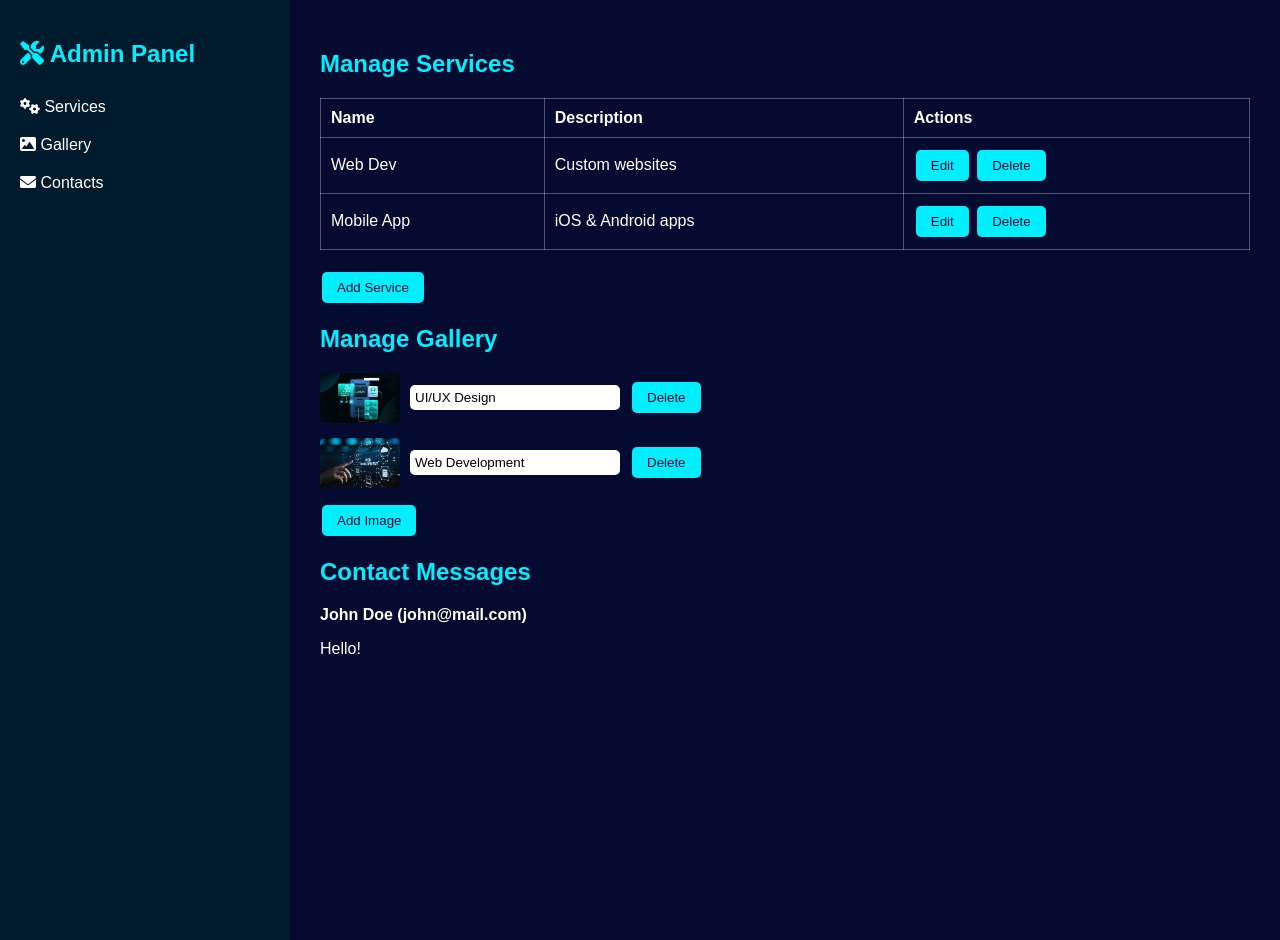
<file: admin.html>
<!DOCTYPE html>
<html lang="en">
<head>
<meta charset="UTF-8">
<meta name="viewport" content="width=device-width, initial-scale=1.0">
<title>BluePrint Admin Panel</title>
<link rel="stylesheet" href="https://cdnjs.cloudflare.com/ajax/libs/font-awesome/6.0.0/css/all.min.css">
<style>
    body { font-family: 'Poppins', sans-serif; background:#050a30; color:white; margin:0; display:flex; }
    .sidebar { width:250px; background:#001a2e; padding:20px; min-height:100vh; }
    .sidebar h2 { color:#00eeff; margin-bottom:30px; }
    .sidebar ul { list-style:none; padding:0; }
    .sidebar ul li { margin:20px 0; }
    .sidebar ul li a { color:white; text-decoration:none; }
    .sidebar ul li a:hover { color:#00eeff; }
    .admin-main { flex:1; padding:30px; overflow:auto; }
    h2 { color:#00eeff; margin-bottom:20px; }
    table { width:100%; border-collapse: collapse; margin-bottom:20px; }
    th, td { border:1px solid rgba(255,255,255,0.3); padding:10px; text-align:left; }
    button { padding:8px 15px; margin:2px; border:none; border-radius:5px; cursor:pointer; background:#00eeff; color:#050a30; }
    .gallery-item-admin { margin-bottom:15px; display:flex; align-items:center; gap:10px; }
    .gallery-item-admin img { width:80px; height:50px; object-fit:cover; border-radius:5px; }
    input[type="text"] { padding:5px; border-radius:5px; border:none; width:200px; }
</style>
</head>
<body>

<aside class="sidebar">
    <h2><i class="fas fa-tools"></i> Admin Panel</h2>
    <ul>
        <li><a href="#services"><i class="fas fa-cogs"></i> Services</a></li>
        <li><a href="#gallery"><i class="fas fa-image"></i> Gallery</a></li>
        <li><a href="#contacts"><i class="fas fa-envelope"></i> Contacts</a></li>
    </ul>
</aside>

<main class="admin-main">
    <!-- Services Management -->
    <section id="services">
        <h2>Manage Services</h2>
        <table id="services-table">
            <tr><th>Name</th><th>Description</th><th>Actions</th></tr>
        </table>
        <button onclick="addService()">Add Service</button>
    </section>

    <!-- Gallery Management -->
    <section id="gallery">
        <h2>Manage Gallery</h2>
        <div id="gallery-items"></div>
        <button onclick="addGalleryItem()">Add Image</button>
    </section>

    <!-- Contact Messages -->
    <section id="contacts">
        <h2>Contact Messages</h2>
        <div id="contact-list"></div>
    </section>
</main>

<script>
    // Services
    let services = [
        {name:'Web Dev', desc:'Custom websites'},
        {name:'Mobile App', desc:'iOS & Android apps'}
    ];

    function renderServices() {
        let table = document.getElementById('services-table');
        table.innerHTML = '<tr><th>Name</th><th>Description</th><th>Actions</th></tr>';
        services.forEach((s,i)=>{
            let row = table.insertRow();
            row.insertCell(0).innerText = s.name;
            row.insertCell(1).innerText = s.desc;
            row.insertCell(2).innerHTML = `<button onclick="editService(${i})">Edit</button> <button onclick="deleteService(${i})">Delete</button>`;
        });
    }

    function addService() {
        let name = prompt("Service Name:");
        let desc = prompt("Description:");
        if(name && desc){ services.push({name,desc}); renderServices(); }
    }

    function editService(i){
        let name = prompt("Edit Name:", services[i].name);
        let desc = prompt("Edit Desc:", services[i].desc);
        if(name && desc){ services[i]={name,desc}; renderServices(); }
    }

    function deleteService(i){ services.splice(i,1); renderServices(); }

    renderServices();

    // Gallery
    let galleryItems = [
        { src: 'asseste/image 2.png', caption: 'UI/UX Design' },
        { src: 'asseste/image 3.jpg', caption: 'Web Development' }
    ];

    function renderGalleryAdmin() {
        const container = document.getElementById('gallery-items');
        container.innerHTML = '';
        galleryItems.forEach((item,i)=>{
            const div = document.createElement('div');
            div.className = 'gallery-item-admin';
            div.innerHTML = `
                <img src="${item.src}" alt="${item.caption}">
                <input type="text" value="${item.caption}" onchange="updateGalleryCaption(${i}, this.value)">
                <button onclick="deleteGalleryItem(${i})">Delete</button>
            `;
            container.appendChild(div);
        });
    }

    function addGalleryItem() {
        let src = prompt("Image URL:");
        let caption = prompt("Caption:");
        if(src && caption){ galleryItems.push({src,caption}); renderGalleryAdmin(); }
    }

    function updateGalleryCaption(i, val) {
        galleryItems[i].caption = val;
        alert('Updated!');
    }

    function deleteGalleryItem(i){
        galleryItems.splice(i,1);
        renderGalleryAdmin();
    }

    renderGalleryAdmin();

    // Contact Messages (demo)
    let contacts = [
        {name:'John Doe', email:'john@mail.com', message:'Hello!'}
    ];

    function renderContacts() {
        const container = document.getElementById('contact-list');
        container.innerHTML = '';
        contacts.forEach(c=>{
            const div = document.createElement('div');
            div.style.marginBottom='15px';
            div.innerHTML = `<strong>${c.name} (${c.email})</strong><p>${c.message}</p>`;
            container.appendChild(div);
        });
    }

    renderContacts();
</script>

</body>
</html>
</file>
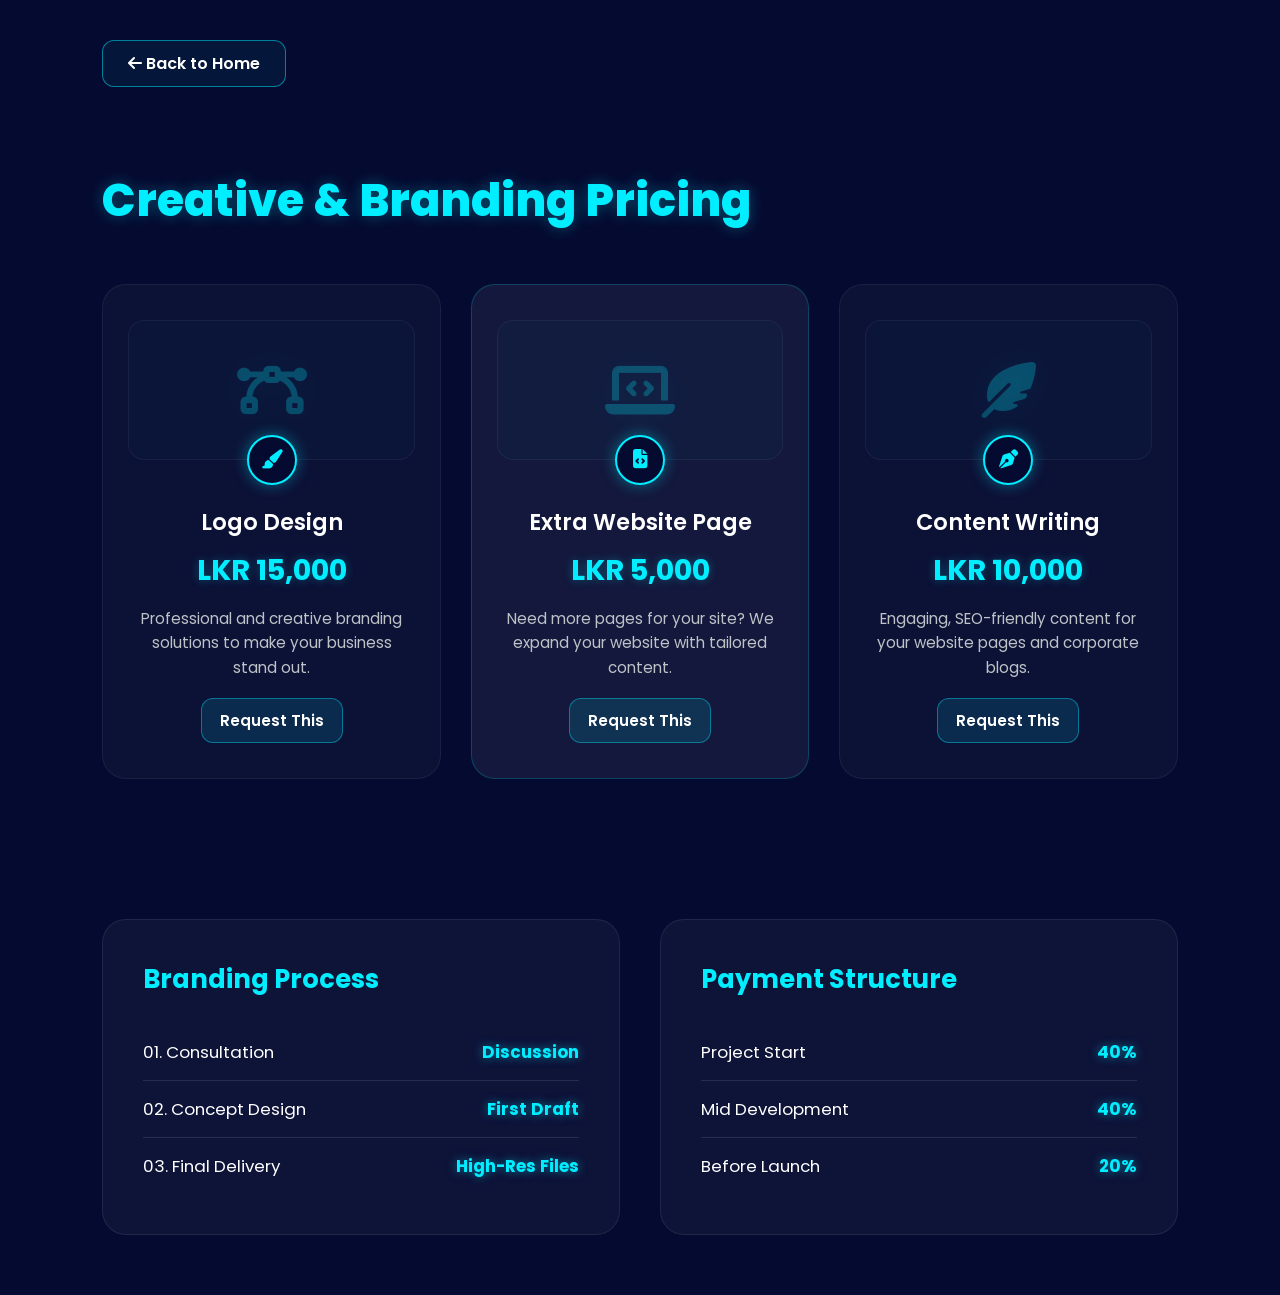
<file: creative-branding.html>
<!DOCTYPE html>
<html lang="en">
<head>
    <meta charset="UTF-8">
    <meta name="viewport" content="width=device-width, initial-scale=1.0">
    <title>Creative & Branding Services</title>
    <link rel="stylesheet" href="https://cdnjs.cloudflare.com/ajax/libs/font-awesome/6.4.2/css/all.min.css">
    <link rel="stylesheet" href="cart.css">
</head>
<body>

    <div class="back-btn-container">
        <a href="index.html" class="btn" style="display: inline-block; padding: 10px 25px; text-decoration: none;"><i class="fa-solid fa-arrow-left"></i> Back to Home</a>
    </div>

    <section class="interactive-services">
        <div class="panel-header">
            <h3 class="section-title" style="text-align: left;">Creative & Branding Pricing</h3>
        </div>
        
        <div class="inner-cards-grid">
            <div class="inner-price-card animate-card">
                <div class="card-image-box"><i class="fa-solid fa-bezier-curve img-placeholder-icon"></i></div>
                <div class="card-icon-badge"><i class="fa-solid fa-paintbrush"></i></div>
                <h4>Logo Design</h4>
                <p class="price">LKR 15,000</p>
                <p class="desc">Professional and creative branding solutions to make your business stand out.</p>
                <button class="btn request-btn" onclick="openWhatsApp('Request Logo Design Service')">Request This</button>
            </div>

            <div class="inner-price-card highlighted animate-card">
                <div class="card-image-box"><i class="fa-solid fa-laptop-code img-placeholder-icon"></i></div>
                <div class="card-icon-badge"><i class="fa-solid fa-file-code"></i></div>
                <h4>Extra Website Page</h4>
                <p class="price">LKR 5,000</p>
                <p class="desc">Need more pages for your site? We expand your website with tailored content.</p>
                <button class="btn request-btn" onclick="openWhatsApp('Request Extra Website Page')">Request This</button>
            </div>

            <div class="inner-price-card animate-card">
                <div class="card-image-box"><i class="fa-solid fa-feather-pointed img-placeholder-icon"></i></div>
                <div class="card-icon-badge"><i class="fa-solid fa-pen-nib"></i></div>
                <h4>Content Writing</h4>
                <p class="price">LKR 10,000</p>
                <p class="desc">Engaging, SEO-friendly content for your website pages and corporate blogs.</p>
                <button class="btn request-btn" onclick="openWhatsApp('Request Content Writing')">Request This</button>
            </div>

            
        </div>
    </section>

    <section class="info-section">
        <div class="info-container">
            <div class="info-box">
                <h3>Branding Process</h3>
                <ul class="payment-list">
                    <li><span>01. Consultation</span> <strong class="glow-text">Discussion</strong></li>
                    <li><span>02. Concept Design</span> <strong class="glow-text">First Draft</strong></li>
                    <li><span>03. Final Delivery</span> <strong class="glow-text">High-Res Files</strong></li>
                </ul>
            </div>
            <div class="info-box">
                <h3>Payment Structure</h3>
                <ul class="payment-list">
                    <li><span>Project Start</span> <strong class="glow-text">40%</strong></li>
                    <li><span>Mid Development</span> <strong class="glow-text">40%</strong></li>
                    <li><span>Before Launch</span> <strong class="glow-text">20%</strong></li>
                </ul>
            </div>
        </div>
    </section>

</body>
    <script>
        function openWhatsApp(message) {
            const phone = '94786037551';
            const url = `https://wa.me/${phone}?text=${encodeURIComponent(message)}`;
            window.location.href = url;
        }
    </script>
</html>
</file>
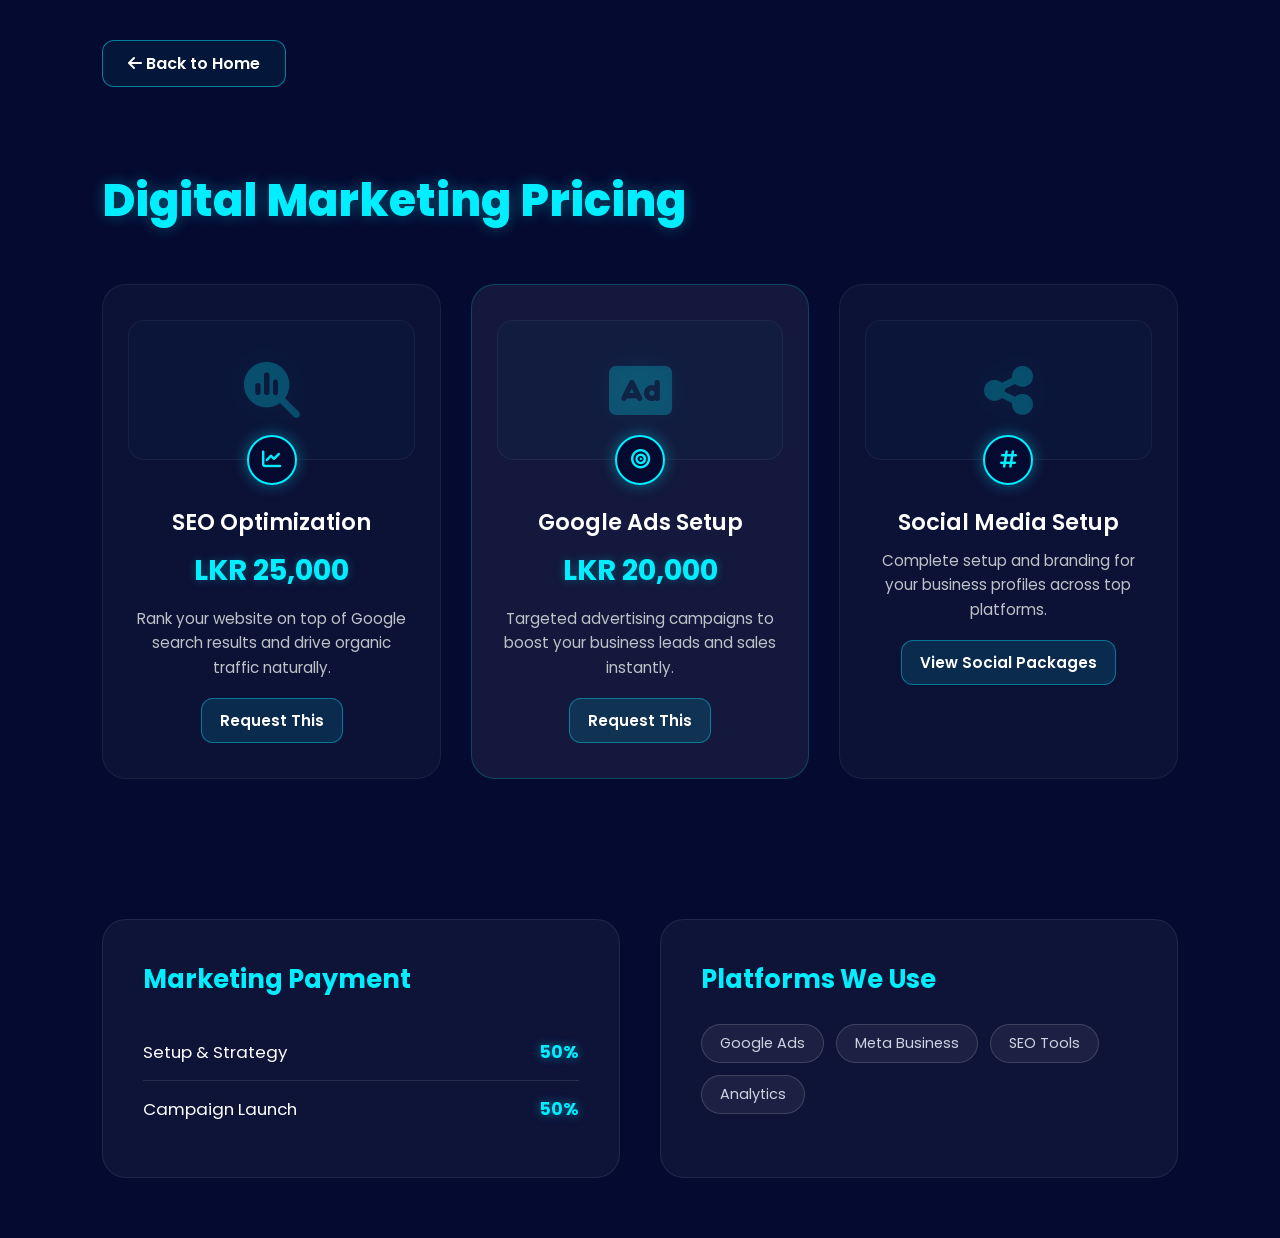
<file: digital-marketing.html>
<!DOCTYPE html>
<html lang="en">
<head>
    <meta charset="UTF-8">
    <meta name="viewport" content="width=device-width, initial-scale=1.0">
    <title>Digital Marketing Services</title>
    <link rel="stylesheet" href="https://cdnjs.cloudflare.com/ajax/libs/font-awesome/6.4.2/css/all.min.css">
    <link rel="stylesheet" href="cart.css">
</head>
<body>

    <div class="back-btn-container">
        <a href="index.html" class="btn" style="display: inline-block; padding: 10px 25px; text-decoration: none;"><i class="fa-solid fa-arrow-left"></i> Back to Home</a>
    </div>

    <section class="interactive-services">
        <div class="panel-header">
            <h3 class="section-title" style="text-align: left;">Digital Marketing Pricing</h3>
        </div>
        
        <div class="inner-cards-grid">
            <div class="inner-price-card animate-card">
                <div class="card-image-box"><i class="fa-solid fa-magnifying-glass-chart img-placeholder-icon"></i></div>
                <div class="card-icon-badge"><i class="fa-solid fa-chart-line"></i></div>
                <h4>SEO Optimization</h4>
                <p class="price">LKR 25,000</p>
                <p class="desc">Rank your website on top of Google search results and drive organic traffic naturally.</p>
                <button class="btn request-btn" onclick="openWhatsApp('Request SEO Optimization')">Request This</button>
            </div>

            <div class="inner-price-card highlighted animate-card">
                <div class="card-image-box"><i class="fa-solid fa-rectangle-ad img-placeholder-icon"></i></div>
                <div class="card-icon-badge"><i class="fa-solid fa-bullseye"></i></div>
                <h4>Google Ads Setup</h4>
                <p class="price">LKR 20,000</p>
                <p class="desc">Targeted advertising campaigns to boost your business leads and sales instantly.</p>
                <button class="btn request-btn" onclick="openWhatsApp('Request Google Ads Setup')">Request This</button>
            </div>

            <div class="inner-price-card animate-card">
                <div class="card-image-box"><i class="fa-solid fa-share-nodes img-placeholder-icon"></i></div>
                <div class="card-icon-badge"><i class="fa-solid fa-hashtag"></i></div>
                <h4>Social Media Setup</h4>
                <p class="desc">Complete setup and branding for your business profiles across top platforms.</p>
                <button type="button" class="btn request-btn" id="social-setup-toggle">View Social Packages</button>
            </div>
        </div>
        <div class="social-pricing-panel hidden" id="social-pricing-panel">
            <h3>Social Media Package Options</h3>
            <p class="desc">Select a package to see price details for Facebook, TikTok, Instagram, or bundle discounts.</p>
            <div class="social-package-grid">
                <div class="social-package-card">
                    <div class="package-icon"><i class="fa-brands fa-facebook-f"></i></div>
                    <h4>Facebook Only</h4>
                    <p class="package-price">LKR 8,000</p>
                    <p class="package-note">Boost option available for LKR 5,000 extra.</p>
                    <button class="btn request-btn" onclick="openWhatsApp('Request Facebook Page Setup')">Request Facebook</button>
                </div>
                <div class="social-package-card">
                    <div class="package-icon"><i class="fa-brands fa-tiktok"></i></div>
                    <h4>TikTok Only</h4>
                    <p class="package-price">LKR 7,000</p>
                    <p class="package-note">Boost option available for LKR 4,500 extra.</p>
                    <button class="btn request-btn" onclick="openWhatsApp('Request TikTok Page Setup')">Request TikTok</button>
                </div>
                <div class="social-package-card">
                    <div class="package-icon"><i class="fa-brands fa-instagram"></i></div>
                    <h4>Instagram Only</h4>
                    <p class="package-price">LKR 7,500</p>
                    <p class="package-note">Boost option available for LKR 4,800 extra.</p>
                    <button class="btn request-btn" onclick="openWhatsApp('Request Instagram Page Setup')">Request Instagram</button>
                </div>
                <div class="social-package-card">
                    <div class="package-icon"><i class="fa-solid fa-layer-group"></i></div>
                    <h4>Two Platforms</h4>
                    <p class="package-price">LKR 14,000</p>
                    <p class="package-note">Choose any two platforms with a bundle discount.</p>
                    <button class="btn request-btn" onclick="openWhatsApp('Request Two Social Media Platforms Setup')">Request Bundle</button>
                </div>
                <div class="social-package-card highlight-card">
                    <div class="package-icon"><i class="fa-solid fa-star"></i></div>
                    <h4>All Three Platforms</h4>
                    <p class="package-price">LKR 20,000</p>
                    <p class="package-note">Best value bundle with Facebook, TikTok and Instagram.</p>
                    <button class="btn request-btn" onclick="openWhatsApp('Request All Three Social Media Platforms Setup')">Request All</button>
                </div>
            </div>
        </div>
    </section>

    <section class="info-section">
        <div class="info-container">
            <div class="info-box">
                <h3>Marketing Payment</h3>
                <ul class="payment-list">
                    <li><span>Setup & Strategy</span> <strong class="glow-text">50%</strong></li>
                    <li><span>Campaign Launch</span> <strong class="glow-text">50%</strong></li>
                </ul>
            </div>
            <div class="info-box">
                <h3>Platforms We Use</h3>
                <div class="tech-tags">
                    <span>Google Ads</span><span>Meta Business</span><span>SEO Tools</span><span>Analytics</span>
                </div>
            </div>
        </div>
    </section>

    <script>
        function openWhatsApp(message) {
            const phone = '94786037551';
            const url = `https://wa.me/${phone}?text=${encodeURIComponent(message)}`;
            window.location.href = url;
        }
        document.addEventListener('DOMContentLoaded', () => {
            const toggle = document.getElementById('social-setup-toggle');
            const panel = document.getElementById('social-pricing-panel');
            toggle.addEventListener('click', () => {
                const isHidden = panel.classList.toggle('hidden');
                toggle.textContent = isHidden ? 'View Social Packages' : 'Hide Social Packages';
            });
        });
    </script>
</body>
</html>
</file>
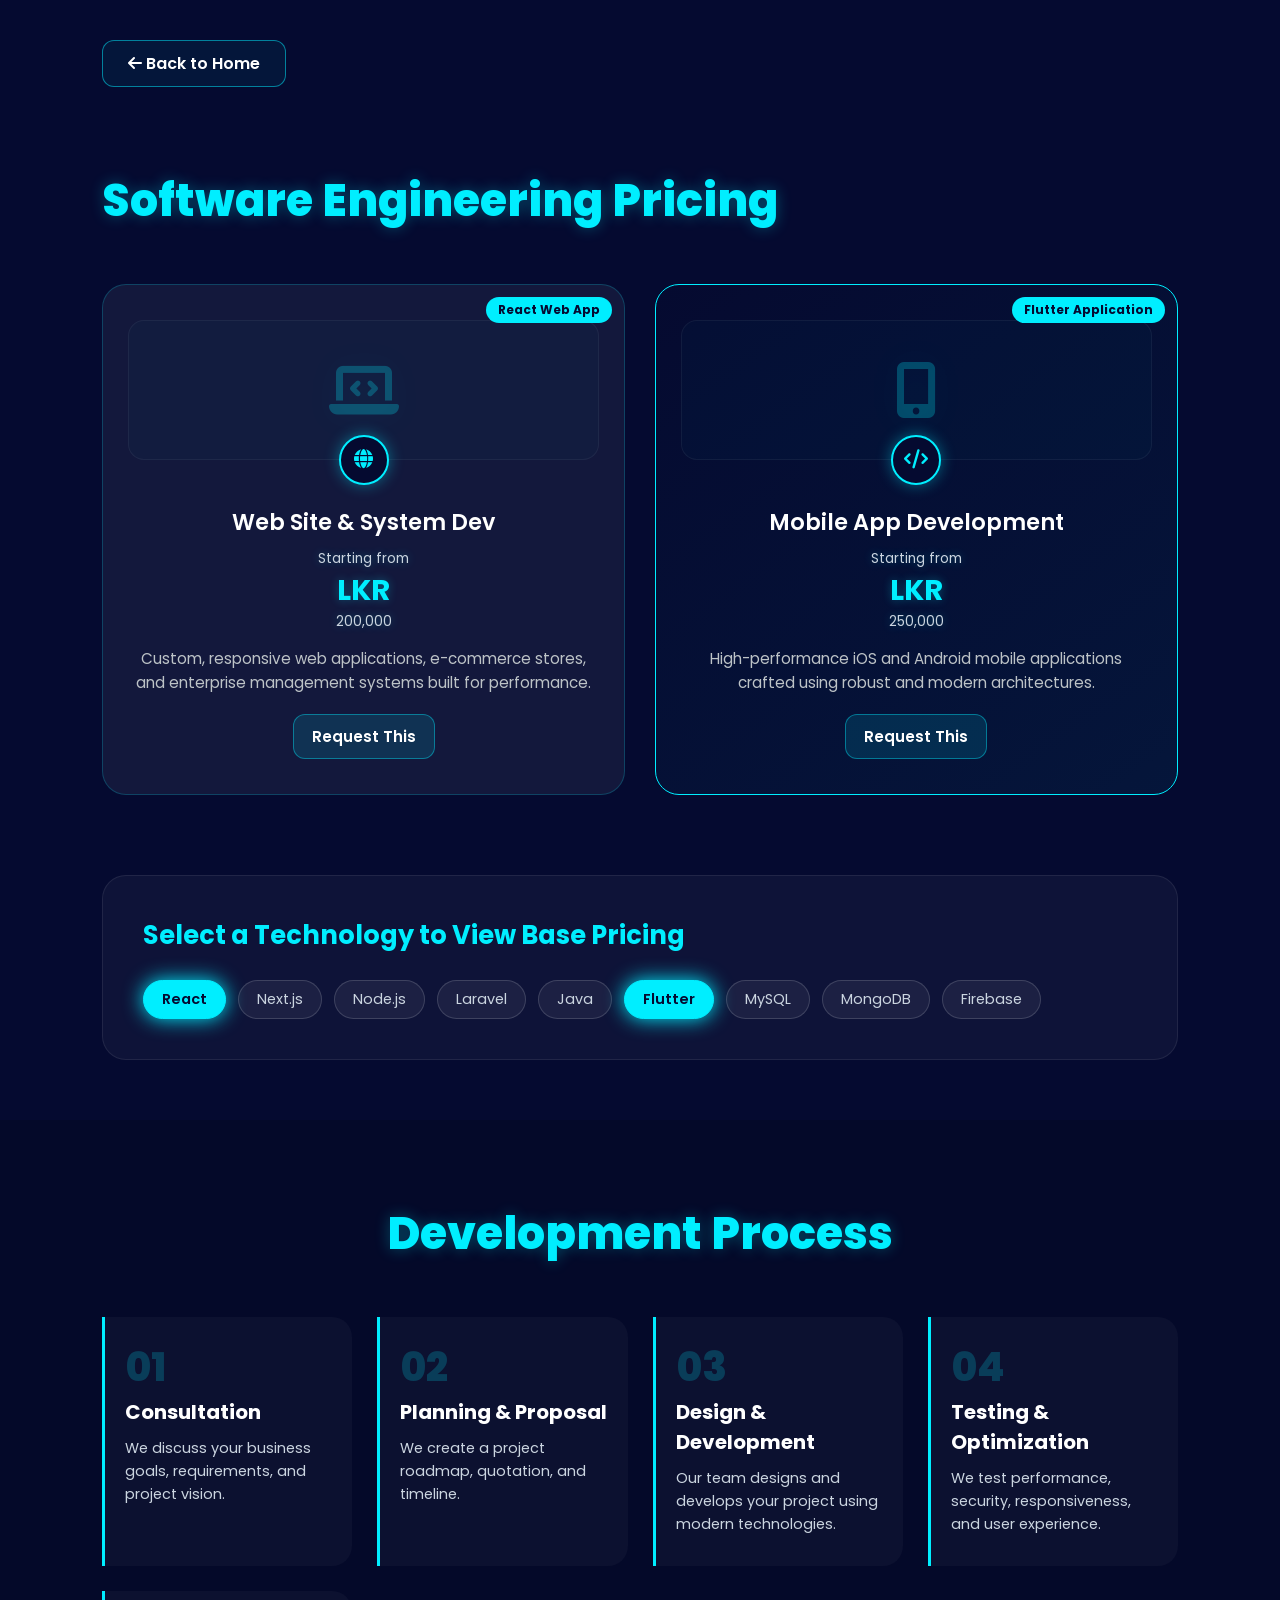
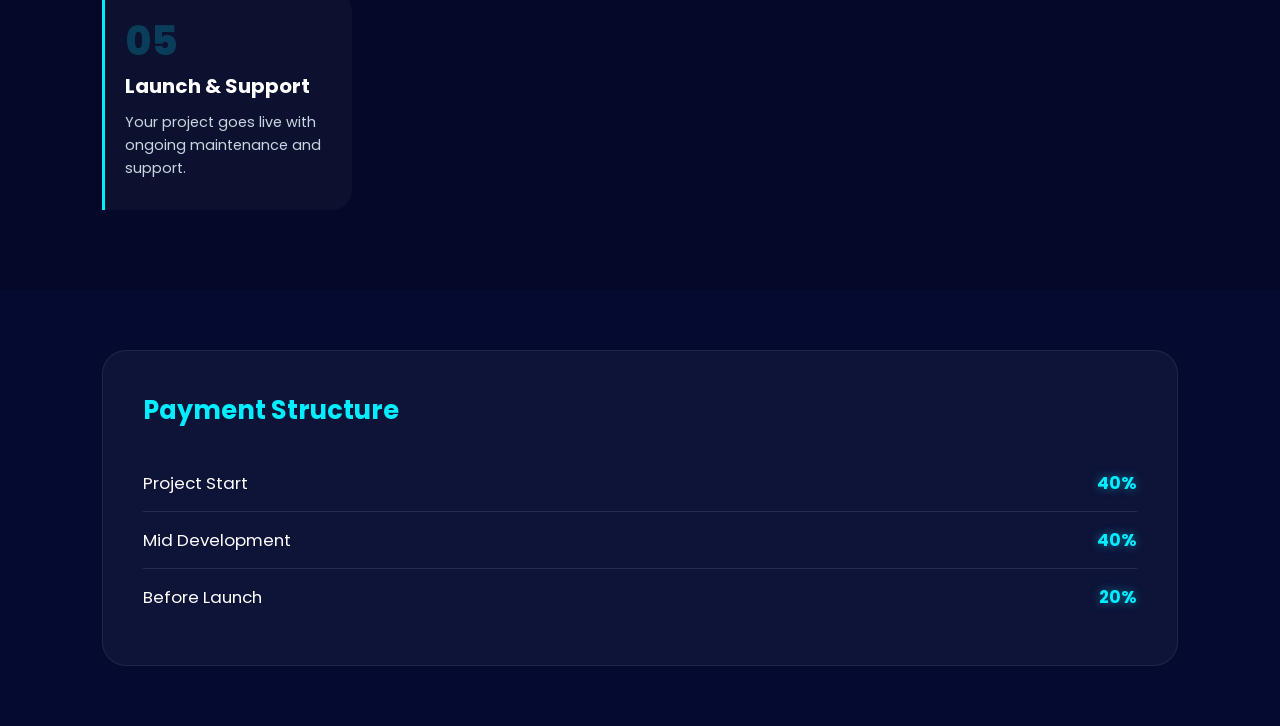
<file: software-engineering.html>
<!DOCTYPE html>
<html lang="en">
<head>
    <meta charset="UTF-8">
    <meta name="viewport" content="width=device-width, initial-scale=1.0">
    <title>Software Engineering Services</title>
    <link rel="stylesheet" href="https://cdnjs.cloudflare.com/ajax/libs/font-awesome/6.4.2/css/all.min.css">
    <link rel="stylesheet" href="cart.css">
</head>
<body>

    <div class="back-btn-container">
        <a href="index.html" class="btn" style="display: inline-block; padding: 10px 25px; text-decoration: none;">
            <i class="fa-solid fa-arrow-left"></i> Back to Home
        </a>
    </div>

    <section class="interactive-services">
        <div class="panel-header">
            <h3 class="section-title" style="text-align: left;">Software Engineering Pricing</h3>
        </div>
        
        <div class="inner-cards-grid">
            
            <div class="inner-price-card highlighted animate-card">
                <span class="badge" id="web-dynamic-tech">React Web App</span> 
                <div class="card-image-box">
                    <i class="fa-solid fa-laptop-code img-placeholder-icon"></i>
                </div>
                <div class="card-icon-badge"><i class="fa-solid fa-globe"></i></div>
                <h4>Web Site & System Dev</h4>
                <p class="price"><span>Starting from</span> LKR <span id="web-dynamic-price">200,000</span></p>
                <p class="desc">Custom, responsive web applications, e-commerce stores, and enterprise management systems built for performance.</p>
                <button class="btn request-btn" onclick="openWhatsApp('Request Web Site & System Development')">Request This</button>
            </div>

            <div class="inner-price-card premium animate-card">
                <span class="badge" id="mobile-dynamic-tech">Flutter Application</span> 
                <div class="card-image-box">
                    <i class="fa-solid fa-mobile-screen-button img-placeholder-icon"></i>
                </div>
                <div class="card-icon-badge"><i class="fa-solid fa-code"></i></div>
                <h4>Mobile App Development</h4>
                <p class="price"><span>Starting from</span> LKR <span id="mobile-dynamic-price">250,000</span></p>
                <p class="desc">High-performance iOS and Android mobile applications crafted using robust and modern architectures.</p>
                <button class="btn request-btn" onclick="openWhatsApp('Request Mobile App Development')">Request This</button>
            </div>

        </div>
    </section>

    <section class="info-section" style="padding-top: 0;">
        <div class="info-container">
            <div class="info-box" style="width: 100%;">
                <h3>Select a Technology to View Base Pricing</h3>
                <div class="tech-tags interactive-tech">
                    <span class="tech-btn active" data-type="web" data-tech="React Web App" data-price="200000">React</span>
                    <span class="tech-btn" data-type="web" data-tech="Next.js Web App" data-price="280000">Next.js</span>
                    <span class="tech-btn" data-type="web" data-tech="Node.js Backend" data-price="180000">Node.js</span>
                    <span class="tech-btn" data-type="web" data-tech="Laravel System" data-price="150000">Laravel</span>
                    <span class="tech-btn" data-type="web" data-tech="Java Enterprise" data-price="350000">Java</span>
                    <span class="tech-btn active" data-type="mobile" data-tech="Flutter Application" data-price="250000">Flutter</span>
                    <span class="tech-btn" data-type="web" data-tech="MySQL Database" data-price="50000">MySQL</span>
                    <span class="tech-btn" data-type="web" data-tech="MongoDB Database" data-price="60000">MongoDB</span>
                    <span class="tech-btn" data-type="mobile" data-tech="Firebase Mobile System" data-price="75000">Firebase</span>
                </div>
            </div>
        </div>
    </section>

    <section class="process-section">
        <h2 class="section-title">Development Process</h2>
        <div class="process-grid">
            <div class="process-card">
                <div class="step-num">01</div>
                <h3>Consultation</h3>
                <p>We discuss your business goals, requirements, and project vision.</p>
            </div>
            <div class="process-card">
                <div class="step-num">02</div>
                <h3>Planning & Proposal</h3>
                <p>We create a project roadmap, quotation, and timeline.</p>
            </div>
            <div class="process-card">
                <div class="step-num">03</div>
                <h3>Design & Development</h3>
                <p>Our team designs and develops your project using modern technologies.</p>
            </div>
            <div class="process-card">
                <div class="step-num">04</div>
                <h3>Testing & Optimization</h3>
                <p>We test performance, security, responsiveness, and user experience.</p>
            </div>
            <div class="process-card">
                <div class="step-num">05</div>
                <h3>Launch & Support</h3>
                <p>Your project goes live with ongoing maintenance and support.</p>
            </div>
        </div>
    </section>

    <section class="info-section">
        <div class="info-container">
            <div class="info-box" style="width: 100%;">
                <h3>Payment Structure</h3>
                <ul class="payment-list">
                    <li><span>Project Start</span> <strong class="glow-text">40%</strong></li>
                    <li><span>Mid Development</span> <strong class="glow-text">40%</strong></li>
                    <li><span>Before Launch</span> <strong class="glow-text">20%</strong></li>
                </ul>
            </div>
        </div>
    </section>

    <script>
        function openWhatsApp(message) {
            const phone = '94786037551';
            const url = `https://wa.me/${phone}?text=${encodeURIComponent(message)}`;
            window.location.href = url;
        }
        document.addEventListener('DOMContentLoaded', () => {
            const techButtons = document.querySelectorAll('.tech-btn');
            // Web App Elements
            const webPriceDisplay = document.getElementById('web-dynamic-price');
            const webTechDisplay = document.getElementById('web-dynamic-tech');
            // Mobile App Elements
            const mobilePriceDisplay = document.getElementById('mobile-dynamic-price');
            const mobileTechDisplay = document.getElementById('mobile-dynamic-tech');
            techButtons.forEach(button => {
                button.addEventListener('click', () => {
                    const type = button.getAttribute('data-type');
                    const targetPrice = button.getAttribute('data-price');
                    const targetTech = button.getAttribute('data-tech');
                    document.querySelectorAll(`.tech-btn[data-type="${type}"]`).forEach(btn => btn.classList.remove('active'));
                    button.classList.add('active');
                    if (type === 'web') {
                        webPriceDisplay.style.opacity = '0';
                        webTechDisplay.style.opacity = '0';
                        setTimeout(() => {
                            webPriceDisplay.textContent = Number(targetPrice).toLocaleString();
                            webTechDisplay.textContent = targetTech;
                            webPriceDisplay.style.opacity = '1';
                            webTechDisplay.style.opacity = '1';
                        }, 200);
                    } else if (type === 'mobile') {
                        mobilePriceDisplay.style.opacity = '0';
                        mobileTechDisplay.style.opacity = '0';
                        setTimeout(() => {
                            mobilePriceDisplay.textContent = Number(targetPrice).toLocaleString();
                            mobileTechDisplay.textContent = targetTech;
                            mobilePriceDisplay.style.opacity = '1';
                            mobileTechDisplay.style.opacity = '1';
                        }, 200);
                    }
                });
            });
        });
    </script>
</body>
</html>
</file>
<file: cart.css>
/* ==========================================================================
   1. GLOBAL STYLES & CORE SETUP
   ========================================================================== */
@import url('https://fonts.googleapis.com/css2?family=Poppins:wght@400;500;600;700;800&display=swap');

* {
    margin: 0;
    padding: 0;
    box-sizing: border-box;
    font-family: 'Poppins', sans-serif;
}

body {
    background-color: #050a30; /* Main Dark Theme Background */
    color: white;
    overflow-x: hidden;
    scroll-behavior: smooth;
}

/* Common Section Typography */
.section-title {
    font-size: 2.8rem;
    text-align: center;
    margin-bottom: 50px;
    font-weight: 800;
    color: #00eeff;
    text-shadow: 0 0 15px rgba(0, 238, 255, 0.3);
}

.section-subtitle {
    color: #cbd5e0;
    text-align: center;
    margin-top: -40px;
    margin-bottom: 50px;
    font-size: 1.1rem;
}

/* Buttons Styling */
.btn {
    text-decoration: none;
    color: white;
    padding: 12px 30px;
    border-radius: 12px;
    font-size: 1rem;
    font-weight: 600;
    transition: all 0.3s ease;
    border: 1px solid rgba(0, 238, 255, 0.5);
    background: rgba(0, 238, 255, 0.05);
}

.btn:hover {
    background: #00eeff;
    color: #050a30;
    box-shadow: 0 0 15px #00eeff;
}

.inner-price-card .request-btn {
    margin-top: 18px;
    display: inline-block;
    padding: 10px 18px;
    font-size: 0.95rem;
    border-radius: 12px;
    background: rgba(0, 238, 255, 0.12);
    border: 1px solid rgba(0, 238, 255, 0.4);
    color: #ffffff;
    transition: all 0.3s ease;
}

.inner-price-card .request-btn:hover {
    background: #00eeff;
    color: #050a30;
}

.hidden {
    display: none;
}

.social-pricing-panel {
    background: rgba(255, 255, 255, 0.04);
    border: 1px solid rgba(255, 255, 255, 0.08);
    border-radius: 24px;
    padding: 30px;
    margin-top: 30px;
}

.social-pricing-panel h3 {
    color: #00eeff;
    margin-bottom: 15px;
}

.social-option-buttons {
    display: flex;
    flex-wrap: wrap;
    gap: 12px;
    margin-bottom: 20px;
}

.package-btn {
    border: 1px solid rgba(0, 238, 255, 0.4);
    background: rgba(0, 238, 255, 0.08);
    color: #cbd5e0;
    padding: 10px 18px;
    border-radius: 12px;
    cursor: pointer;
    transition: all 0.3s ease;
}

.package-btn.active,
.package-btn:hover {
    background: #00eeff;
    color: #050a30;
}

.social-pricing-details p {
    margin: 8px 0;
    color: #d7e8ff;
}

.back-btn-container {
    padding: 40px 8% 0 8%;
}

/* ==========================================================================
   2. NAVIGATION BAR (Sleek & Compact)
   ========================================================================== */
nav {
    display: flex;
    align-items: center;
    justify-content: space-between;
    padding: 12px 5%;
    position: sticky;
    top: 0;
    z-index: 1000;
    background: rgba(5, 10, 48, 0.85);
    backdrop-filter: blur(15px);
    border-bottom: 1px solid rgba(0, 238, 255, 0.2);
    border-radius: 0 0 15px 15px;
}

.logo {
    display: flex;
    align-items: center;
    gap: 12px;
}

.logo-img {
    width: 42px;
    height: 42px;
    border-radius: 50%;
    object-fit: cover;
    border: 2px solid #ffffff;
    box-shadow: 0 0 12px rgba(0, 238, 255, 0.6);
}

.logo-text {
    font-size: 1.4rem;
    font-weight: 700;
    color: #00eeff; 
    letter-spacing: 1px;
}

nav ul {
    display: flex;
    align-items: center;
    list-style: none;
}

nav ul li {
    margin-left: 30px;
}

nav ul li a {
    text-decoration: none;
    color: #cbd5e0;
    font-size: 0.9rem;
    font-weight: 500;
    transition: 0.3s;
}

nav ul li a:hover {
    color: #00eeff;
}

.signin-btn {
    border: 1px solid #00eeff;
    padding: 6px 18px;
    border-radius: 6px;
    font-size: 0.85rem;
    background: rgba(0, 238, 255, 0.1);
    color: #00eeff !important;
}

/* ==========================================================================
   3. HERO & MAIN LANDING SECTIONS
   ========================================================================== */
.hero {
    width: 100%;
    min-height: 100vh;
    background: linear-gradient(135deg, #001a2e 0%, #050a30 100%);
    padding: 0 8%;
    display: flex;
    flex-direction: column;
}

.content {
    display: flex;
    align-items: center;
    justify-content: space-between;
    flex: 1;
    padding: 40px 0;
    gap: 50px;
}

.hero-text h1 {
    font-size: 4.8rem;
    line-height: 1.1;
    margin-bottom: 10px;
    font-weight: 800;
}

.hero-text h2 {
    font-size: 2.2rem;
    color: #00eeff;
    margin-bottom: 25px;
}

.hero-text p {
    font-size: 1rem;
    line-height: 1.7;
    color: #bdc3c7;
    margin-bottom: 45px;
}

.hero-image img {
    width: 100%;
    max-width: 580px;
    border-radius: 30px;
    box-shadow: 0 30px 60px rgba(0, 0, 0, 0.6);
}

.buttons {
    display: flex;
    gap: 20px;
}

/* About Section */
.about-section { padding: 100px 8%; }

.about-container {
    display: flex;
    align-items: center;
    justify-content: space-between;
    gap: 70px;
    background: rgba(255, 255, 255, 0.04); 
    backdrop-filter: blur(20px);
    padding: 60px;
    border-radius: 35px;
    border: 1px solid rgba(255, 255, 255, 0.1); 
}

/* ==========================================================================
   4. INTERACTIVE CATEGORY CARDS (Home Page Link Cards)
   ========================================================================== */
.interactive-services {
    padding: 80px 8%;
}

.category-cards-grid {
    display: grid;
    grid-template-columns: repeat(auto-fit, minmax(280px, 1fr));
    gap: 30px;
}

.category-card {
    background: rgba(255, 255, 255, 0.03);
    border: 1px solid rgba(255, 255, 255, 0.08);
    border-radius: 24px;
    padding: 40px 30px;
    cursor: pointer;
    transition: all 0.3s ease;
    text-align: left;
    position: relative;
    overflow: hidden;
    text-decoration: none; 
    display: block; 
}

.cat-icon {
    font-size: 2.5rem;
    color: #00eeff;
    margin-bottom: 20px;
}

.category-card h3 {
    font-size: 1.5rem;
    margin-bottom: 12px;
    color: white;
}

.category-card p {
    font-size: 0.95rem;
    color: #bdc3c7;
    line-height: 1.6;
    margin-bottom: 25px;
}

.view-btn {
    font-size: 0.9rem;
    font-weight: 600;
    color: #00eeff;
    display: flex;
    align-items: center;
    gap: 8px;
    transition: 0.3s;
}

.category-card:hover {
    background: rgba(0, 238, 255, 0.05);
    border-color: #00eeff;
    box-shadow: 0 10px 30px rgba(0, 238, 255, 0.1);
    transform: translateY(-5px);
}

.category-card:hover .view-btn {
    padding-left: 5px;
}

/* ==========================================================================
   5. INNER PAGES: ADVANCED PRICE CARDS WITH IMAGES/ICONS
   ========================================================================== */
.inner-cards-grid {
    display: grid;
    grid-template-columns: repeat(auto-fit, minmax(280px, 1fr));
    gap: 30px;
    margin-top: 40px;
    width: 100%;
}

.inner-cards-grid.single-center {
    grid-template-columns: 1fr;
    max-width: 450px;
    margin: 40px auto 0 auto;
}

.inner-price-card {
    background: rgba(255, 255, 255, 0.03);
    border: 1px solid rgba(255, 255, 255, 0.06);
    border-radius: 24px;
    padding: 35px 25px;
    text-align: center;
    position: relative;
    overflow: hidden;
    transition: all 0.4s ease;
    display: flex;
    flex-direction: column;
    align-items: center;
}

/* Visual Block Inside Pricing Cards */
.card-image-box {
    width: 100%;
    height: 140px;
    background: rgba(0, 238, 255, 0.02);
    border-radius: 16px;
    margin-bottom: 45px; 
    display: flex;
    align-items: center;
    justify-content: center;
    border: 1px solid rgba(255, 255, 255, 0.05);
}

.img-placeholder-icon {
    font-size: 3.5rem;
    color: rgba(0, 238, 255, 0.25);
    filter: drop-shadow(0 0 15px rgba(0, 238, 255, 0.2));
}

/* Middle Small Circular Badge */
.card-icon-badge {
    width: 50px;
    height: 50px;
    background: #050a30; 
    border: 2px solid #00eeff;
    color: #00eeff;
    border-radius: 50%;
    display: flex;
    align-items: center;
    justify-content: center;
    font-size: 1.2rem;
    position: absolute;
    top: 175px; 
    left: 50%;
    transform: translate(-50%, -50%);
    box-shadow: 0 0 15px rgba(0, 238, 255, 0.4);
    z-index: 2;
    transition: 0.3s;
}

.inner-price-card h4 {
    font-size: 1.4rem;
    color: white;
    margin-bottom: 10px;
    font-weight: 600;
}

.inner-price-card .price {
    font-size: 1.8rem;
    font-weight: 700;
    color: #00eeff;
    margin-bottom: 15px;
    text-shadow: 0 0 10px rgba(0, 238, 255, 0.3);
}

.inner-price-card .price span {
    font-size: 0.85rem;
    display: block;
    color: #cbd5e0;
    font-weight: 400;
.inner-price-card .sub-price {
    font-size: 0.9rem;
    color: #ffa500;
    margin-bottom: 10px;
    font-weight: 500;
    text-shadow: 0 0 5px rgba(255, 165, 0, 0.3);
}

}

.inner-price-card .desc {
    font-size: 0.95rem;
    color: #bdc3c7;
    line-height: 1.6;
}

/* Highlighted & Premium Variations */
.inner-price-card.highlighted {
    background: rgba(255, 255, 255, 0.06);
    border-color: rgba(0, 238, 255, 0.2);
}

.inner-price-card.premium {
    border: 1px solid #00eeff;
    background: linear-gradient(145deg, rgba(5, 10, 48, 0.9) 0%, rgba(0, 238, 255, 0.05) 100%);
}

.inner-price-card .badge {
    position: absolute;
    top: 12px;
    right: 12px;
    background: #00eeff;
    color: #050a30;
    padding: 4px 12px;
    border-radius: 20px;
    font-size: 0.75rem;
    font-weight: 700;
}

/* Inner Cards Hover Animations */
.animate-card:hover {
    transform: translateY(-8px);
    border-color: #00eeff;
    background: rgba(255, 255, 255, 0.08);
    box-shadow: 0 15px 35px rgba(0, 238, 255, 0.15);
}

.animate-card:hover .card-icon-badge {
    background: #00eeff;
    color: #050a30;
    box-shadow: 0 0 15px #00eeff;
}

/* ==========================================================================
   6. OUR PROCESS & TIMELINE
   ========================================================================== */
.process-section {
    padding: 80px 8%;
    background: rgba(0, 0, 0, 0.15);
}

.process-grid {
    display: grid;
    grid-template-columns: repeat(auto-fit, minmax(220px, 1fr));
    gap: 25px;
}

.process-card {
    background: rgba(255, 255, 255, 0.03);
    border-left: 3px solid #00eeff;
    padding: 30px 20px;
    border-radius: 0 20px 20px 0;
    transition: 0.3s ease;
}

.process-card:hover {
    background: rgba(255, 255, 255, 0.07);
    transform: translateX(5px);
}

.step-num {
    font-size: 2.5rem;
    font-weight: 800;
    color: rgba(0, 238, 255, 0.2);
    line-height: 1;
    margin-bottom: 10px;
}

.process-card h3 {
    font-size: 1.25rem;
    color: white;
    margin-bottom: 10px;
}

.process-card p {
    font-size: 0.9rem;
    color: #cbd5e0;
    line-height: 1.6;
}

/* ==========================================================================
   7. INFO SECTIONS (Payment Structures & Tech Badges)
   ========================================================================== */
.info-section {
    padding: 60px 8%;
}

.info-container {
    display: flex;
    gap: 40px;
    flex-wrap: wrap;
}

.info-box {
    flex: 1;
    min-width: 300px;
    background: rgba(255, 255, 255, 0.04);
    padding: 40px;
    border-radius: 24px;
    border: 1px solid rgba(255, 255, 255, 0.08);
}

.info-box h3 {
    font-size: 1.6rem;
    color: #00eeff;
    margin-bottom: 25px;
}

/* Tables Formatted as Lists */
.payment-list {
    list-style: none;
}

.payment-list li {
    display: flex;
    justify-content: space-between;
    padding: 15px 0;
    border-bottom: 1px solid rgba(255, 255, 255, 0.1);
    font-size: 1.05rem;
}

.payment-list li:last-child {
    border-bottom: none;
}

.glow-text {
    color: #00eeff;
    text-shadow: 0 0 10px rgba(0, 238, 255, 0.5);
}

/* Modern Pill Tags for Tech Stacks */
.tech-tags {
    display: flex;
    flex-wrap: wrap;
    gap: 12px;
}

.tech-tags span {
    background: rgba(255, 255, 255, 0.06);
    border: 1px solid rgba(255, 255, 255, 0.15);
    padding: 8px 18px;
    border-radius: 30px;
    font-size: 0.9rem;
    color: #cbd5e0;
    transition: 0.3s;
}

.tech-tags span:hover {
    background: #00eeff;
    color: #050a30;
    font-weight: 600;
    box-shadow: 0 0 15px #00eeff;
    border-color: #00eeff;
}

/* ==========================================================================
   8. CONTACT, GALLERY & FOOTER
   ========================================================================== */
.contact-section, .gallery-section { padding: 80px 8%; text-align: center; }

.contact-container { display: flex; justify-content: center; gap: 40px; flex-wrap: wrap; }

.contact-info-box {
    flex: 1;
    background: rgba(255, 255, 255, 0.05);
    padding: 40px;
    border-radius: 30px;
    text-align: left;
}

.contact-form-box { flex: 2; min-width: 300px; }

.input-group { display: flex; gap: 15px; margin-bottom: 15px; }

.contact-form-box input, .contact-form-box textarea {
    width: 100%;
    padding: 15px;
    background: rgba(255, 255, 255, 0.05);
    border: 1px solid rgba(255, 255, 255, 0.1);
    border-radius: 10px;
    color: white;
}

footer { padding: 30px; text-align: center; border-top: 1px solid rgba(255,255,255,0.1); }

/* ==========================================================================
   9. FULLY RESPONSIVE BREAKPOINTS (Optimized for 400px & Tablets)
   ========================================================================== */

/* Tablet & Smaller Laptops (992px) */
@media (max-width: 992px) {
    nav { padding: 10px 5%; }
    nav ul { display: none; } /* Standard collapse for burger menu later */
    .content, .about-container, .contact-container {
        flex-direction: column;
        text-align: center;
    }
    .input-group { flex-direction: column; }
}

/* Small Screens & Mobile (600px) */
@media (max-width: 600px) {
    .hero-text h1 { font-size: 3rem; }
    .hero-text h2 { font-size: 1.6rem; }
    .about-container { padding: 35px 20px; }
    .buttons { flex-direction: column; }
}

/* Extra Small Mobile Devices (400px & Below) */
@media (max-width: 400px) {
    /* Section paddings normalization */
    .interactive-services, .process-section, .info-section, .about-section, .contact-section { 
        padding: 50px 5%; 
    }
    
    /* Global Typography Resizing */
    .section-title { font-size: 2rem; margin-bottom: 35px; }
    .section-subtitle { font-size: 0.95rem; margin-top: -25px; }
    
    /* Nav Adjustments */
    .logo-img { width: 38px; height: 38px; }
    .logo-text { font-size: 1.2rem; }
    
    /* Layout Forced Grid to Single Column */
    .inner-cards-grid {
        grid-template-columns: 1fr !important;
        gap: 20px;
    }
    
    /* Price Card Compacting */
    .inner-price-card { padding: 25px 15px; }
    .inner-price-card h4 { font-size: 1.25rem; }
    .inner-price-card .price { font-size: 1.5rem; }
    .card-image-box { height: 120px; margin-bottom: 40px; }
    .card-icon-badge { top: 150px; width: 44px; height: 44px; font-size: 1rem; }
    
    /* Info Box Padding Reduction */
    .info-box { padding: 25px 15px; }
    .tech-tags span { padding: 6px 14px; font-size: 0.8rem; }
}
/* ඉන්ටරැක්ටිව් ටෙක් බටන්ස් ස්ටයිල් */
.interactive-tech .tech-btn {
    cursor: pointer;
    transition: all 0.3s ease-index;
    user-select: none;
}

/* දැනට සිලෙක්ට් වෙලා තියෙන බටන් එක Neon Glow වෙන්න */
.interactive-tech .tech-btn.active {
    background: #00eeff;
    color: #050a30;
    font-weight: 600;
    box-shadow: 0 0 20px #00eeff;
    border-color: #00eeff;
}

/* මිල සහ බැජ් එක මාරු වෙද්දී සිදුවන සුමට ඇනිමේෂන් එක */
#dynamic-price, #dynamic-tech {
    transition: opacity 0.2s ease-in-out;
}
</file>
